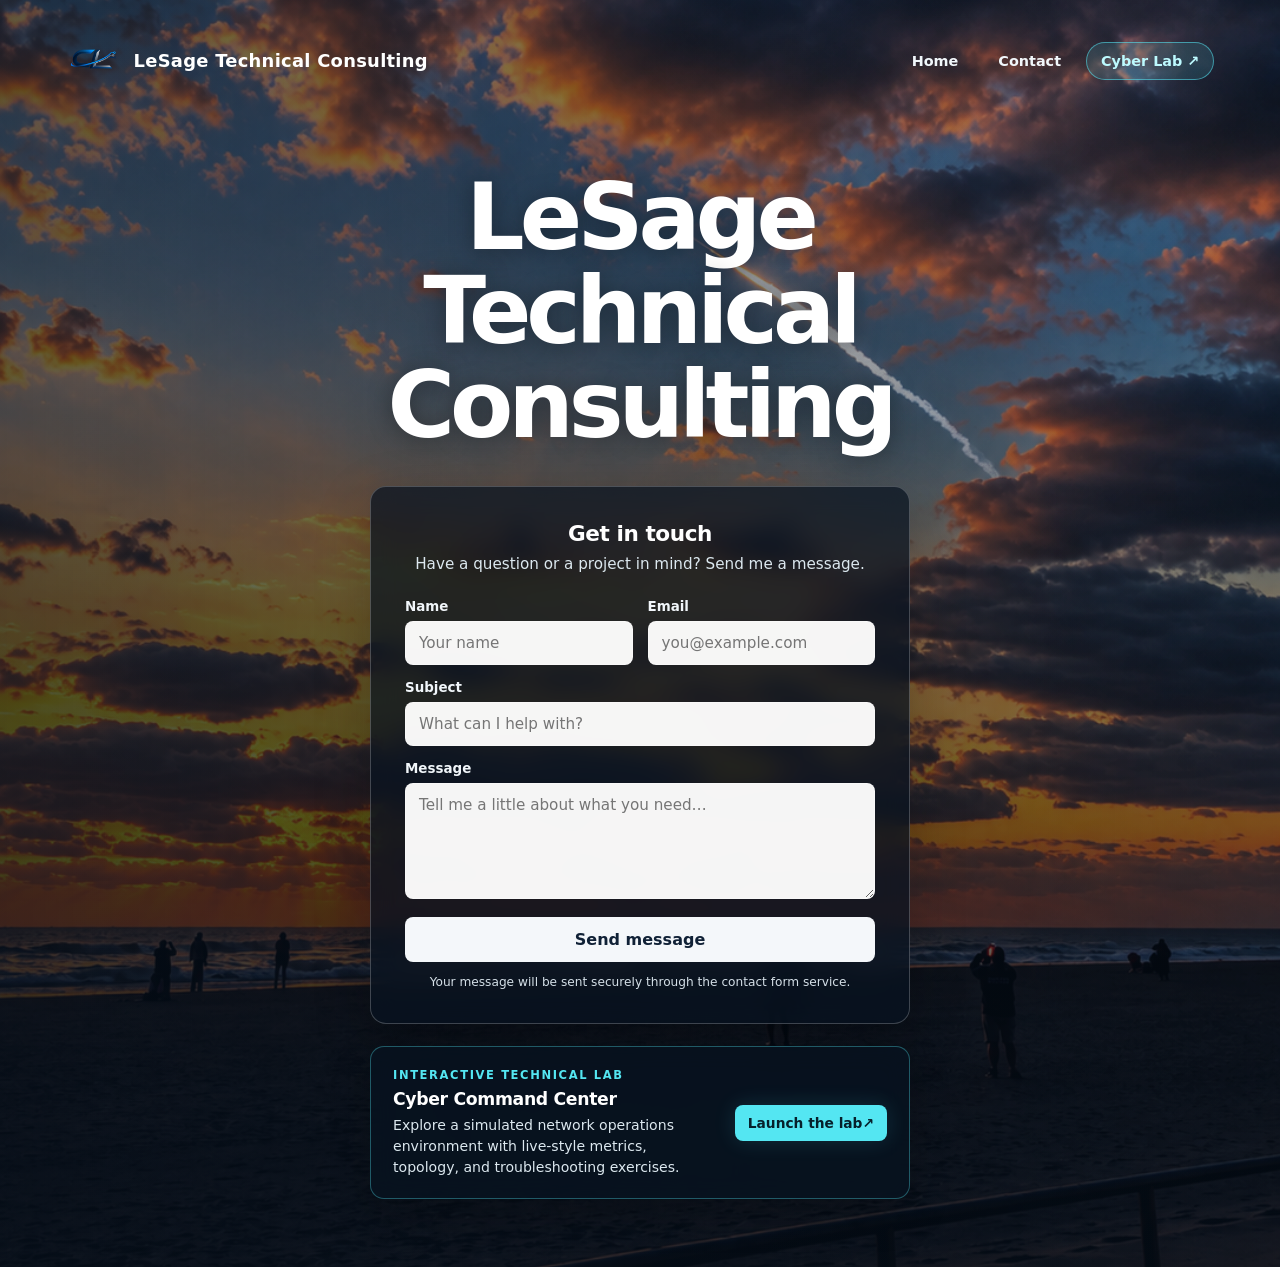
<file: index.html>
<!doctype html>
<html lang="en">
<head>
<meta charset="utf-8">
<meta name="viewport" content="width=device-width, initial-scale=1">
<meta name="theme-color" content="#0b1725">
<meta name="description" content="LeSage Technical Consulting — infrastructure, networking, and hands-on technical labs.">
<title>LeSage Technical Consulting</title>
<link rel="icon" type="image/png" href="favicon.png">
<link rel="apple-touch-icon" href="favicon.png">
<style>
:root{color-scheme:dark;--navy:#0b1725;--white:#fff;--ice:#dce8ef;--line:rgba(255,255,255,.22);--cyan:#54e6f2;--cyan-soft:rgba(84,230,242,.13)}
*{box-sizing:border-box}
html{min-height:100%;scroll-behavior:smooth}
body{margin:0;min-height:100%;font-family:Inter,ui-sans-serif,system-ui,-apple-system,BlinkMacSystemFont,"Segoe UI",sans-serif;background:var(--navy);color:var(--white)}
main{position:relative;min-height:100svh;display:flex;flex-direction:column;align-items:center;isolation:isolate;overflow:hidden;background:#0b1725 url('beach-launch.png') center 48%/cover fixed no-repeat;padding:0 20px 48px}
main:before{content:"";position:absolute;inset:0;z-index:-1;background:linear-gradient(90deg,rgba(5,14,25,.58),rgba(5,14,25,.20)),linear-gradient(0deg,rgba(5,14,25,.68),rgba(5,14,25,.12) 70%)}
.brand{align-self:flex-start;margin:clamp(22px,4vw,42px) 0 0 clamp(0px,2vw,28px);display:flex;align-items:center;gap:13px;text-decoration:none;color:#fff}
.brand img{display:block;width:55px;height:36px;object-fit:contain}
.brand span{font-size:clamp(.95rem,2vw,1.12rem);font-weight:650;letter-spacing:.015em}
.topbar{width:min(100%,1200px);display:flex;align-items:center;justify-content:space-between;gap:20px}
.topnav{display:flex;align-items:center;gap:10px;margin:clamp(22px,4vw,42px) clamp(0px,2vw,28px) 0 0}
.topnav a{color:#f1f7fb;text-decoration:none;font-size:.9rem;font-weight:650;padding:10px 14px;border:1px solid transparent;border-radius:999px;transition:background .18s ease,border-color .18s ease,color .18s ease}
.topnav a:hover,.topnav a:focus-visible{color:var(--cyan);background:rgba(5,20,34,.72);border-color:rgba(84,230,242,.45);outline:none}
.topnav a.lab-link{border-color:rgba(84,230,242,.55);background:var(--cyan-soft);color:#bdfaff}
.lab-card{width:min(100%,540px);margin:22px auto 0;padding:20px 22px;text-align:left;display:flex;align-items:center;justify-content:space-between;gap:18px;background:rgba(7,19,32,.76);border:1px solid rgba(84,230,242,.34);border-radius:14px;box-shadow:0 14px 42px rgba(0,0,0,.2);backdrop-filter:blur(12px);-webkit-backdrop-filter:blur(12px);text-shadow:none}
.lab-card .eyebrow{margin:0 0 5px;color:var(--cyan);font-size:.72rem;letter-spacing:.14em;text-transform:uppercase;font-weight:800}
.lab-card h2{margin:0 0 6px;font-size:1.08rem;letter-spacing:-.02em}
.lab-card p{margin:0;color:var(--ice);font-size:.88rem;line-height:1.5}
.lab-card .lab-cta{flex-shrink:0;display:inline-flex;align-items:center;justify-content:center;padding:10px 13px;border-radius:8px;background:var(--cyan);color:#06202b;text-decoration:none;font-size:.86rem;font-weight:800;box-shadow:0 0 22px rgba(84,230,242,.14);transition:transform .15s ease,filter .15s ease}
.lab-card .lab-cta:hover{transform:translateY(-1px);filter:brightness(1.08)}
.content{width:min(100%,760px);margin:auto;text-align:center;padding:clamp(70px,10vh,112px) 0 20px;text-shadow:0 2px 24px rgba(0,0,0,.35)}
h1{font-size:clamp(2.65rem,7.2vw,6.1rem);line-height:1.02;letter-spacing:-.055em;font-weight:620;margin:0 0 34px}
.form-panel{width:min(100%,540px);margin:0 auto;padding:clamp(22px,4vw,34px);text-align:left;background:rgba(7,19,32,.72);border:1px solid var(--line);border-radius:16px;box-shadow:0 18px 55px rgba(0,0,0,.22);backdrop-filter:blur(12px);-webkit-backdrop-filter:blur(12px);text-shadow:none}
.form-panel h2{margin:0 0 7px;text-align:center;font-size:1.35rem;font-weight:600;letter-spacing:-.02em}
.form-panel .intro{margin:0 0 23px;text-align:center;color:var(--ice);font-size:.95rem;line-height:1.5}
.fields{display:grid;grid-template-columns:1fr 1fr;gap:15px}
.field{display:flex;flex-direction:column;gap:7px;min-width:0}
.field.full{grid-column:1/-1}
label{font-size:.84rem;font-weight:600;color:#f1f6fa}
input,textarea{width:100%;border:1px solid rgba(255,255,255,.25);border-radius:8px;background:rgba(255,255,255,.96);color:#122033;padding:12px 13px;font:inherit;font-size:.95rem;outline:none}
input:focus,textarea:focus{border-color:#b8d9f4;box-shadow:0 0 0 3px rgba(184,217,244,.22)}
textarea{min-height:116px;resize:vertical}
button{display:block;width:100%;margin-top:18px;padding:13px 18px;border:0;border-radius:8px;background:#f4f7fa;color:#102136;font:inherit;font-weight:700;cursor:pointer;transition:transform .15s ease,background .15s ease}
button:hover{background:#dce8ef;transform:translateY(-1px)}
button:focus-visible{outline:3px solid #fff;outline-offset:3px}
.privacy-note{margin:13px 0 0;text-align:center;font-size:.76rem;color:#d5e0e8}
.hp{position:absolute;left:-5000px;width:1px;height:1px;overflow:hidden}
@media(max-width:600px){main{background-position:57% center;background-attachment:scroll}.topbar{align-items:flex-start;flex-wrap:wrap;gap:8px}.brand{margin-top:22px}.brand img{width:48px;height:32px}.topnav{margin:20px 0 0;gap:3px}.topnav a{font-size:.82rem;padding:8px 10px}.content{padding-top:48px;padding-bottom:24px}h1{margin-bottom:28px}.fields{grid-template-columns:1fr}.field.full{grid-column:auto}.form-panel{padding:23px 18px}.lab-card{align-items:flex-start;flex-direction:column;padding:19px}.lab-card .lab-cta{width:100%}}
</style>
</head>
<body>
<main>
  <div class="topbar">
    <a class="brand" href="#top" aria-label="LeSage Technical Consulting home"><img src="lesage-monogram.png" alt="CL monogram"><span>LeSage Technical Consulting</span></a>
    <nav class="topnav" aria-label="Main navigation">
      <a href="#top">Home</a>
      <a href="#contact">Contact</a>
      <a class="lab-link" href="/lab/">Cyber Lab ↗</a>
    </nav>
  </div>
  <section class="content" id="top" aria-labelledby="page-title">
    <h1 id="page-title">LeSage Technical<br>Consulting</h1>
    <div class="form-panel" id="contact">
      <h2>Get in touch</h2>
      <p class="intro">Have a question or a project in mind? Send me a message.</p>
      <form action="https://formspree.io/f/myekqwpl" method="POST">
        <div class="fields">
          <div class="field">
            <label for="name">Name</label>
            <input id="name" name="name" type="text" autocomplete="name" placeholder="Your name" required>
          </div>
          <div class="field">
            <label for="email">Email</label>
            <input id="email" name="email" type="email" autocomplete="email" placeholder="you@example.com" required>
          </div>
          <div class="field full">
            <label for="subject">Subject</label>
            <input id="subject" name="subject" type="text" placeholder="What can I help with?" required>
          </div>
          <div class="field full">
            <label for="message">Message</label>
            <textarea id="message" name="message" placeholder="Tell me a little about what you need…" required></textarea>
          </div>
        </div>
        <label class="hp" aria-hidden="true">Leave this field empty<input name="_gotcha" tabindex="-1" autocomplete="off"></label>
        <button type="submit">Send message</button>
        <p class="privacy-note">Your message will be sent securely through the contact form service.</p>
      </form>
    </div>
    <section class="lab-card" aria-labelledby="lab-card-title">
      <div>
        <p class="eyebrow">Interactive technical lab</p>
        <h2 id="lab-card-title">Cyber Command Center</h2>
        <p>Explore a simulated network operations environment with live-style metrics, topology, and troubleshooting exercises.</p>
      </div>
      <a class="lab-cta" href="/lab/">Launch the lab <span aria-hidden="true">↗</span></a>
    </section>
  </section>
</main>
</body>
</html>
</file>
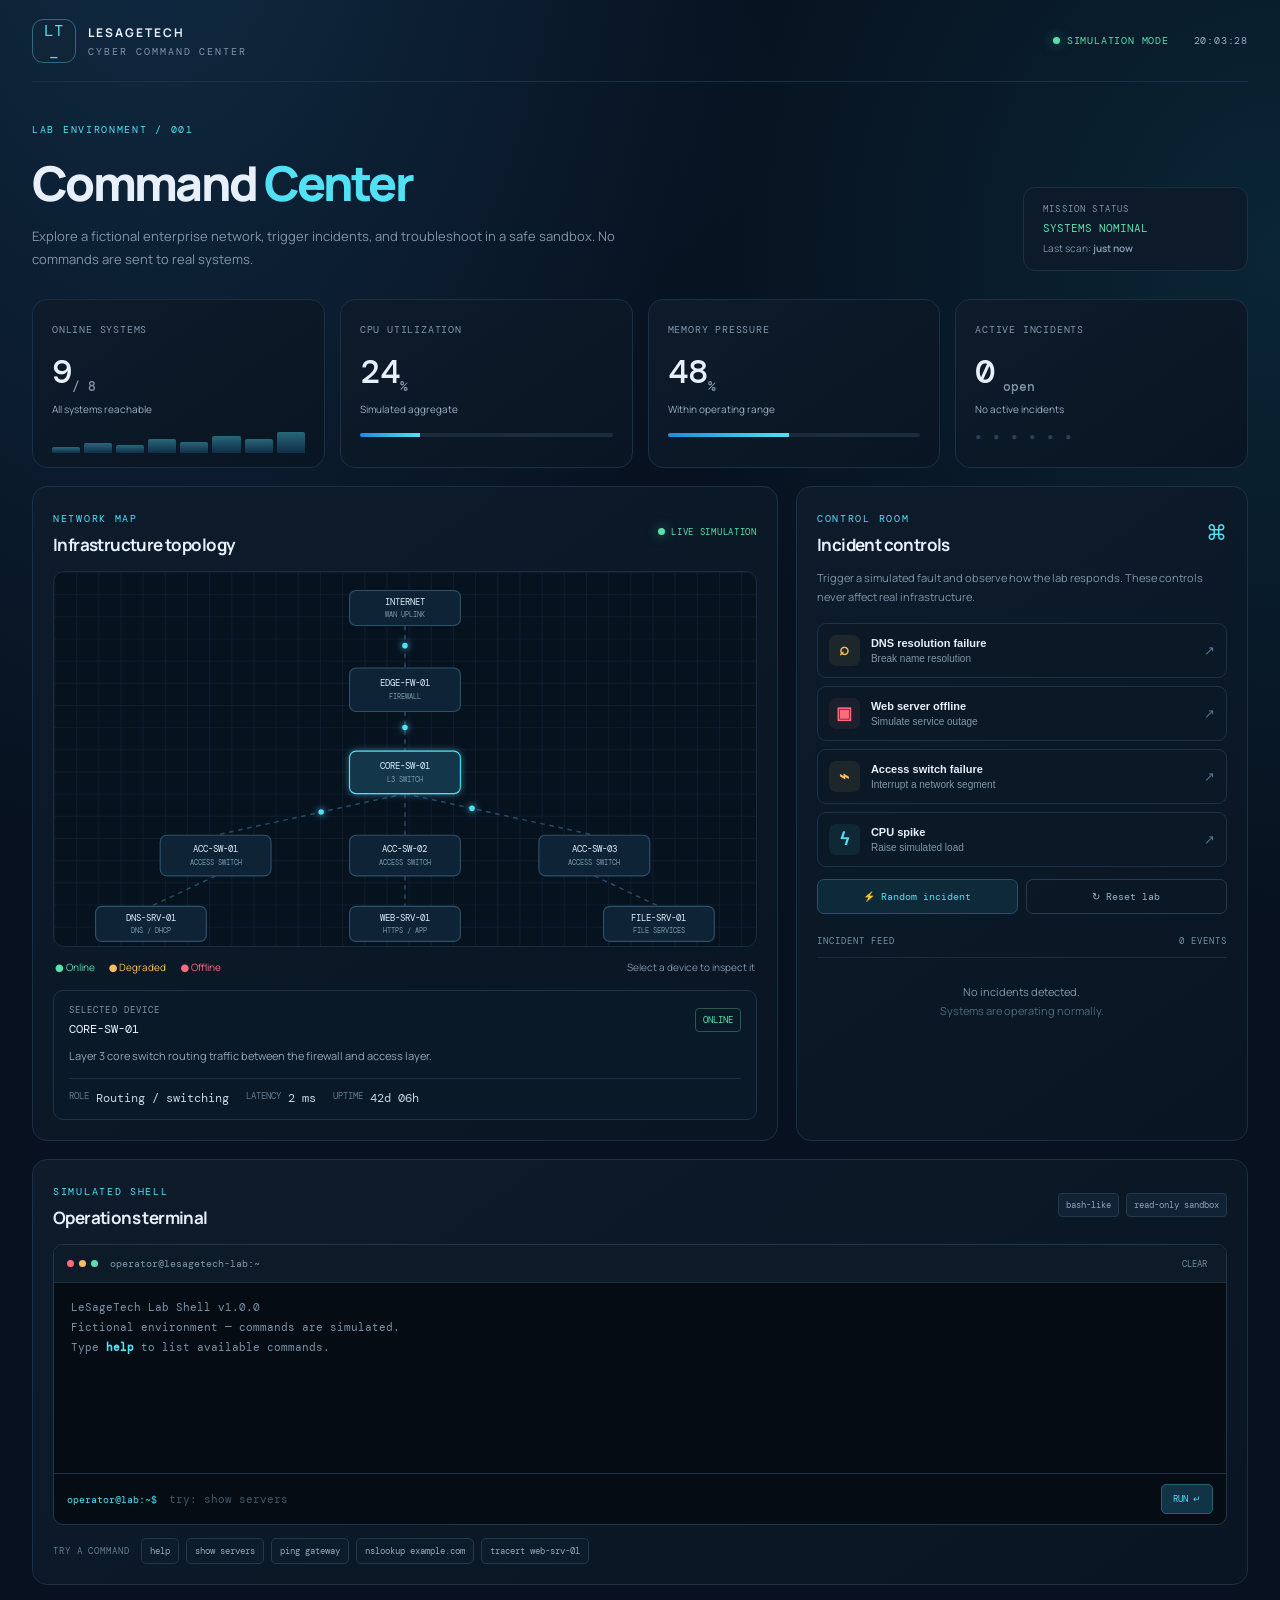
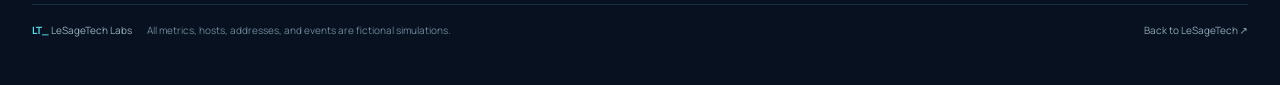
<file: lab/index.html>
<!doctype html>
<html lang="en"><head><meta charset="utf-8"><meta name="viewport" content="width=device-width,initial-scale=1"><meta name="theme-color" content="#07111f"><title>Cyber Command Center | LeSageTech Labs</title><link rel="stylesheet" href="/lab/command-center.css"></head>
<body><div class="shell"><header><a href="/" class="brand"><b>LT<span>_</span></b><span><strong>LESAGETECH</strong><small>CYBER COMMAND CENTER</small></span></a><div class="mode"><i></i> SIMULATION MODE <time id="clock"></time></div></header>
<main><section class="intro"><div><small class="eyebrow">LAB ENVIRONMENT / 001</small><h1>Command <em>Center</em></h1><p>Explore a fictional enterprise network, trigger incidents, and troubleshoot in a safe sandbox. No commands are sent to real systems.</p></div><div class="mission"><small>MISSION STATUS</small><strong id="mission">SYSTEMS NOMINAL</strong><span>Last scan: <b>just now</b></span></div></section>
<section class="metrics"><article><small>ONLINE SYSTEMS</small><strong><span id="online">8</span><sub>/ 8</sub></strong><label id="onlineText">All systems reachable</label><div class="bars"><i></i><i></i><i></i><i></i><i></i><i></i><i></i><i></i></div></article><article><small>CPU UTILIZATION</small><strong><span id="cpu">24</span><sub>%</sub></strong><label>Simulated aggregate</label><div class="meter"><i id="cpuBar"></i></div></article><article><small>MEMORY PRESSURE</small><strong><span id="mem">48</span><sub>%</sub></strong><label>Within operating range</label><div class="meter"><i id="memBar"></i></div></article><article><small>ACTIVE INCIDENTS</small><strong><span id="incidents">0</span><sub> open</sub></strong><label id="incidentText">No active incidents</label><div class="incdots">● ● ● ● ● ●</div></article></section>
<section class="columns"><article class="panel topology"><div class="panelhead"><div><small class="eyebrow">NETWORK MAP</small><h2>Infrastructure topology</h2></div><span class="live"><i></i> LIVE SIMULATION</span></div>
<div class="map"><svg viewBox="0 0 760 405" role="img" aria-label="Interactive simulated network topology"><defs><pattern id="grid" width="24" height="24" patternUnits="userSpaceOnUse"><path d="M24 0H0V24" fill="none" stroke="#193047" stroke-width=".7"/></pattern></defs><rect width="760" height="405" fill="url(#grid)"/><g class="edges"><path d="M380 58V104"/><path d="M380 151V194"/><path d="M380 240L175 285"/><path d="M380 240V285"/><path d="M380 240L585 285"/><path d="M175 329L105 362"/><path d="M380 329V362"/><path d="M585 329L655 362"/></g><g class="packets"><circle r="3"><animateMotion dur="3s" repeatCount="indefinite" path="M380 58V104"/></circle><circle r="3"><animateMotion dur="3.5s" repeatCount="indefinite" path="M380 151V194"/></circle><circle r="3"><animateMotion dur="3.2s" repeatCount="indefinite" path="M380 240L175 285"/></circle><circle r="3"><animateMotion dur="4s" repeatCount="indefinite" path="M380 240L585 285"/></circle></g>
<g class="node" data-node="internet" tabindex="0" transform="translate(320 20)"><rect width="120" height="38" rx="7"/><text x="60" y="16">INTERNET</text><text x="60" y="29" class="sub">WAN UPLINK</text></g>
<g class="node" data-node="firewall" tabindex="0" transform="translate(320 104)"><rect width="120" height="47" rx="7"/><text x="60" y="19">EDGE-FW-01</text><text x="60" y="33" class="sub">FIREWALL</text></g>
<g class="node selected" data-node="core" tabindex="0" transform="translate(320 194)"><rect width="120" height="46" rx="7"/><text x="60" y="19">CORE-SW-01</text><text x="60" y="33" class="sub">L3 SWITCH</text></g>
<g class="node" data-node="access1" tabindex="0" transform="translate(115 285)"><rect width="120" height="44" rx="7"/><text x="60" y="18">ACC-SW-01</text><text x="60" y="32" class="sub">ACCESS SWITCH</text></g>
<g class="node" data-node="access2" tabindex="0" transform="translate(320 285)"><rect width="120" height="44" rx="7"/><text x="60" y="18">ACC-SW-02</text><text x="60" y="32" class="sub">ACCESS SWITCH</text></g>
<g class="node" data-node="access3" tabindex="0" transform="translate(525 285)"><rect width="120" height="44" rx="7"/><text x="60" y="18">ACC-SW-03</text><text x="60" y="32" class="sub">ACCESS SWITCH</text></g>
<g class="node server" data-node="dns" tabindex="0" transform="translate(45 362)"><rect width="120" height="38" rx="7"/><text x="60" y="16">DNS-SRV-01</text><text x="60" y="29" class="sub">DNS / DHCP</text></g>
<g class="node server" data-node="web" tabindex="0" transform="translate(320 362)"><rect width="120" height="38" rx="7"/><text x="60" y="16">WEB-SRV-01</text><text x="60" y="29" class="sub">HTTPS / APP</text></g>
<g class="node server" data-node="files" tabindex="0" transform="translate(595 362)"><rect width="120" height="38" rx="7"/><text x="60" y="16">FILE-SRV-01</text><text x="60" y="29" class="sub">FILE SERVICES</text></g></svg></div>
<div class="legend"><span>● Online</span><span>● Degraded</span><span>● Offline</span><span>Select a device to inspect it</span></div><div class="details"><div><small>SELECTED DEVICE</small><strong id="detailName">CORE-SW-01</strong></div><b id="detailStatus">ONLINE</b><p id="detailDesc">Layer 3 core switch routing traffic between the firewall and access layer.</p><footer>ROLE <strong id="detailRole">Routing / switching</strong> &nbsp; LATENCY <strong id="latency">2 ms</strong> &nbsp; UPTIME <strong id="uptime">42d 06h</strong></footer></div></article>
<aside class="panel controls"><div class="panelhead"><div><small class="eyebrow">CONTROL ROOM</small><h2>Incident controls</h2></div><span class="control-icon">⌘</span></div><p class="muted">Trigger a simulated fault and observe how the lab responds. These controls never affect real infrastructure.</p>
<div class="incident-buttons"><button data-incident="dns"><b class="ico amber">⌕</b><span><strong>DNS resolution failure</strong><small>Break name resolution</small></span><i>↗</i></button><button data-incident="web"><b class="ico red">▣</b><span><strong>Web server offline</strong><small>Simulate service outage</small></span><i>↗</i></button><button data-incident="network"><b class="ico amber">⌁</b><span><strong>Access switch failure</strong><small>Interrupt a network segment</small></span><i>↗</i></button><button data-incident="cpu"><b class="ico cyan">ϟ</b><span><strong>CPU spike</strong><small>Raise simulated load</small></span><i>↗</i></button></div>
<div class="actions"><button id="random">⚡ Random incident</button><button id="reset">↻ Reset lab</button></div><div class="feedhead">INCIDENT FEED <span id="feedCount">0 EVENTS</span></div><div id="feed" class="feed" aria-live="polite"><div class="empty">No incidents detected.<br><span>Systems are operating normally.</span></div></div></aside></section>
<section class="panel terminal"><div class="panelhead"><div><small class="eyebrow">SIMULATED SHELL</small><h2>Operations terminal</h2></div><div class="tags"><span>bash-like</span><span>read-only sandbox</span></div></div><div class="term"><div class="termbar"><span><i></i><i></i><i></i></span> operator@lesagetech-lab:~ <button id="clear">CLEAR</button></div><div id="output" class="output" role="log" aria-live="polite"><div class="welcome">LeSageTech Lab Shell v1.0.0<br>Fictional environment — commands are simulated.<br>Type <b>help</b> to list available commands.</div></div><form id="termForm"><label for="cmd">operator@lab:~$</label><input id="cmd" autocomplete="off" spellcheck="false" placeholder="try: show servers"><button>RUN ↵</button></form></div><div class="hints"><small>TRY A COMMAND</small><button data-cmd="help">help</button><button data-cmd="show servers">show servers</button><button data-cmd="ping gateway">ping gateway</button><button data-cmd="nslookup example.com">nslookup example.com</button><button data-cmd="tracert web-srv-01">tracert web-srv-01</button></div></section>
<footer class="foot"><span><b>LT_</b> LeSageTech Labs</span><p>All metrics, hosts, addresses, and events are fictional simulations.</p><a href="/">Back to LeSageTech ↗</a></footer></main></div><div id="toasts" class="toasts" aria-live="polite"></div><script src="/lab/command-center.js"></script></body></html>
</file>
<file: lab/command-center.css>
@import url('https://fonts.googleapis.com/css2?family=DM+Mono:wght@400;500&family=Manrope:wght@400;500;600;700;800&display=swap');
:root{color-scheme:dark;--bg:#07111f;--panel:#0b1726;--line:#1c3045;--text:#e7f0fa;--muted:#8095ab;--cyan:#52e0f5;--green:#59e0ae;--amber:#f8bd60;--red:#ff6b7e}*{box-sizing:border-box}body{margin:0;background:radial-gradient(ellipse at 12% -10%,#102b43,transparent 40%),radial-gradient(ellipse at 100% 15%,#0a2535,transparent 34%),var(--bg);color:var(--text);font:14px Manrope,system-ui,sans-serif}.shell{max-width:1480px;margin:auto;padding:0 32px}header{height:82px;display:flex;align-items:center;justify-content:space-between;border-bottom:1px solid var(--line)}.brand{display:flex;gap:12px;align-items:center;color:inherit;text-decoration:none}.brand>b{width:44px;height:44px;border:1px solid #2d6b85;border-radius:11px;display:grid;place-items:center;color:var(--cyan);font:16px 'DM Mono',monospace;background:#102638}.brand>b span,.foot b{color:var(--cyan)}.brand>span{display:flex;flex-direction:column;gap:4px;letter-spacing:.14em}.brand strong{font-size:12px}.brand small{font:10px 'DM Mono',monospace;color:var(--muted)}.mode,.live{font:10px 'DM Mono',monospace;color:var(--green);letter-spacing:.08em}.mode i,.live i{display:inline-block;width:7px;height:7px;border-radius:50%;background:var(--green);box-shadow:0 0 12px #59e0ae90;animation:pulse 2s infinite}.mode time{color:#9bb0c4;margin-left:18px}@keyframes pulse{50%{opacity:.35}}main{padding:36px 0 24px}.intro{display:flex;align-items:flex-end;justify-content:space-between;gap:24px;margin-bottom:28px}.eyebrow{font:10px 'DM Mono',monospace;color:var(--cyan);letter-spacing:.17em}h1{font-size:clamp(32px,4vw,48px);letter-spacing:-.055em;margin:13px 0 10px;font-weight:800}h1 em{color:var(--cyan);font-style:normal}.intro p{max-width:630px;color:var(--muted);line-height:1.75;margin:0;font-size:13px}.mission{display:flex;flex-direction:column;gap:6px;border:1px solid var(--line);background:#0c1a29;padding:15px 19px;border-radius:12px;min-width:225px}.mission small{font:9px 'DM Mono',monospace;color:var(--muted);letter-spacing:.13em}.mission strong{font:11px 'DM Mono',monospace;color:var(--green)}.mission span{font-size:10px;color:var(--muted)}.metrics{display:grid;grid-template-columns:repeat(4,minmax(0,1fr));gap:15px;margin-bottom:18px}.metrics article,.panel{border:1px solid var(--line);background:linear-gradient(145deg,#0d1b2b,#091522);border-radius:15px;min-width:0}.metrics article{padding:18px 19px 14px;overflow:hidden}.metrics article>small{font:10px 'DM Mono',monospace;color:var(--muted);letter-spacing:.08em}.metrics article>strong{display:block;font:500 34px 'DM Mono',monospace;margin:12px 0 8px}.metrics sub{font-size:13px;color:#8195a9}.metrics label{display:block;color:#9aafc2;font-size:10px;min-height:15px}.bars{height:24px;display:flex;align-items:end;gap:4px;margin-top:12px}.bars i{height:var(--h,70%);flex:1;background:linear-gradient(0deg,#2589db33,#52e0f566);border-radius:2px 2px 0 0}.bars i:nth-child(1){height:25%}.bars i:nth-child(2){height:42%}.bars i:nth-child(3){height:35%}.bars i:nth-child(4){height:61%}.bars i:nth-child(5){height:48%}.bars i:nth-child(6){height:73%}.bars i:nth-child(7){height:58%}.bars i:nth-child(8){height:90%}.meter{height:4px;background:#1b2b3d;border-radius:4px;margin-top:16px;overflow:hidden}.meter i{height:100%;display:block;background:linear-gradient(90deg,#2589db,var(--cyan));transition:width .4s}.incdots{font:10px 'DM Mono',monospace;color:#274258;letter-spacing:3px;margin-top:13px}.columns{display:grid;grid-template-columns:minmax(0,1.65fr) minmax(320px,1fr);gap:18px;margin-bottom:18px}.panel{padding:20px}.panelhead{display:flex;align-items:center;justify-content:space-between;gap:14px;margin-bottom:15px}.panelhead h2{font-size:17px;letter-spacing:-.035em;margin:7px 0 0}.live{font-size:9px}.map{background:#07121f;border:1px solid #182c40;border-radius:11px;overflow:hidden}.map svg{width:100%;height:auto;display:block}.edges path{fill:none;stroke:#284c64;stroke-width:1.6;stroke-dasharray:5 5;animation:dash 16s linear infinite}@keyframes dash{to{stroke-dashoffset:-100}}.packets circle{fill:var(--cyan);filter:drop-shadow(0 0 4px var(--cyan))}.node{cursor:pointer;outline:none}.node rect{fill:#0e2335;stroke:#2c526b;stroke-width:1.2;transition:.2s}.node:hover rect,.node:focus rect,.node.selected rect{fill:#13364a;stroke:var(--cyan);filter:drop-shadow(0 0 4px #52e0f580)}.node text{text-anchor:middle;font:10px 'DM Mono',monospace;fill:#d9edf9}.node text.sub{font-size:8px;fill:#7797ac}.node.down rect{fill:#351c2a;stroke:var(--red)}.node.down text.sub{fill:#ff9aaa}.node.warn rect{fill:#342b1c;stroke:var(--amber)}.legend{display:flex;gap:14px;align-items:center;flex-wrap:wrap;padding:13px 2px 16px;font-size:10px;color:var(--muted)}.legend span:nth-child(1){color:var(--green)}.legend span:nth-child(2){color:var(--amber)}.legend span:nth-child(3){color:var(--red)}.legend span:last-child{margin-left:auto}.details{border:1px solid #1d354a;border-radius:10px;padding:13px 15px;background:#0a1927}.details>div{display:flex;flex-direction:column;gap:5px}.details small{font:9px 'DM Mono',monospace;color:var(--muted);letter-spacing:.12em}.details strong{font:12px 'DM Mono',monospace}.details>b{float:right;margin-top:-29px;color:var(--green);font:9px 'DM Mono',monospace;border:1px solid #285b4d;border-radius:4px;padding:5px 7px}.details p{color:#91a7ba;line-height:1.65;font-size:11px;margin:10px 0 13px}.details footer{display:flex;gap:7px;flex-wrap:wrap;border-top:1px solid var(--line);padding-top:11px;font:9px 'DM Mono',monospace;color:#607a90}.details footer strong{color:#c5d5e3;font-weight:400}.control-icon{color:var(--cyan);font-size:21px}.muted{color:var(--muted);font-size:11px;line-height:1.7;margin:-2px 0 16px}.incident-buttons{display:flex;flex-direction:column;gap:8px}.incident-buttons button{width:100%;display:flex;align-items:center;gap:11px;text-align:left;border:1px solid #1d3246;background:#0b1927;color:var(--text);border-radius:9px;padding:11px;cursor:pointer}.incident-buttons button:hover{border-color:#36758b;background:#102436}.ico{width:31px;height:31px;display:grid;place-items:center;border-radius:7px;font-size:17px;font-style:normal}.amber{color:var(--amber);background:#f8bd6014}.red{color:var(--red);background:#ff6b7e13}.cyan{color:var(--cyan);background:#52e0f512}.incident-buttons button span{display:flex;flex-direction:column;gap:4px;flex:1}.incident-buttons strong{font-size:11px}.incident-buttons small{font-size:10px;color:var(--muted)}.incident-buttons button>i{color:#54758c;font-style:normal}.actions{display:grid;grid-template-columns:1fr 1fr;gap:8px;margin-top:12px}.actions button{font:10px 'DM Mono',monospace;border-radius:7px;padding:10px 8px;cursor:pointer;background:#0e2938;border:1px solid #22556a;color:var(--cyan)}.actions button+button{background:transparent;border-color:#2a3b4d;color:#9ab0c2}.feedhead{display:flex;justify-content:space-between;margin:21px 0 10px;font:9px 'DM Mono',monospace;color:#7890a5;letter-spacing:.11em}.feed{height:114px;overflow:auto;border-top:1px solid #1a2b3e;padding-top:8px}.empty{text-align:center;font-size:11px;line-height:1.8;color:#8299ad;padding:16px 4px}.empty span{color:#4e6a7e}.feeditem{display:grid;grid-template-columns:7px 1fr auto;gap:8px;padding:8px 2px;border-bottom:1px solid #15283a;font-size:10px}.feeditem i{width:6px;height:6px;border-radius:50%;margin-top:4px;background:var(--amber)}.feeditem.critical i{background:var(--red)}.feeditem.ok i{background:var(--green)}.feeditem small{display:block;font:9px 'DM Mono',monospace;color:#6e879b;margin-top:3px}.feeditem time{font:9px 'DM Mono',monospace;color:#5b7488}.terminal{margin-bottom:19px}.tags{display:flex;gap:7px}.tags span{font:9px 'DM Mono',monospace;color:#8aa1b4;background:#112235;border:1px solid #23384c;border-radius:4px;padding:5px 7px}.term{border:1px solid #20384b;border-radius:10px;overflow:hidden;background:#050c14}.termbar{height:38px;display:flex;align-items:center;gap:12px;background:#0d1a28;border-bottom:1px solid #1b3043;padding:0 13px;font:10px 'DM Mono',monospace;color:#8099ae}.termbar>span{display:flex;gap:5px}.termbar i{width:7px;height:7px;border-radius:50%;background:var(--red)}.termbar i:nth-child(2){background:var(--amber)}.termbar i:nth-child(3){background:var(--green)}.termbar button{margin-left:auto;background:none;border:0;color:#718ba0;font:9px 'DM Mono',monospace;cursor:pointer}.output{height:190px;overflow:auto;padding:15px 17px;font:11px/1.8 'DM Mono',monospace;color:#b2c6d8;white-space:pre-wrap;overflow-wrap:anywhere}.welcome{color:#7894a9}.welcome b{color:var(--cyan)}.line{margin:0 0 5px}.success{color:var(--green)}.warning{color:var(--amber)}.error{color:var(--red)}#termForm{display:flex;align-items:center;gap:10px;border-top:1px solid #1b3043;padding:10px 13px}#termForm label{font:10px 'DM Mono',monospace;color:var(--cyan);white-space:nowrap}#termForm input{flex:1;min-width:0;border:0;outline:0;background:transparent;color:#e4f2ff;font:11px 'DM Mono',monospace}#termForm input::placeholder{color:#40576a}#termForm button{background:#123246;border:1px solid #276077;color:var(--cyan);font:9px 'DM Mono',monospace;padding:8px 11px;border-radius:5px;cursor:pointer}.hints{display:flex;align-items:center;gap:7px;flex-wrap:wrap;margin-top:13px}.hints small{font:9px 'DM Mono',monospace;color:#647e93;letter-spacing:.1em;margin-right:4px}.hints button{border:1px solid #22394c;background:#0d1c2b;color:#91a8ba;font:9px 'DM Mono',monospace;padding:6px 8px;border-radius:5px;cursor:pointer}.hints button:hover{color:var(--cyan);border-color:#36758b}.foot{display:flex;align-items:center;gap:15px;border-top:1px solid #1b2e41;padding:18px 0 24px;color:#6f879a;font-size:10px}.foot>span{white-space:nowrap;color:#9bb0c2}.foot p{margin:0;flex:1}.foot a{color:#91a8ba;text-decoration:none;white-space:nowrap}.foot a:hover{color:var(--cyan)}.toasts{position:fixed;right:22px;bottom:22px;display:flex;flex-direction:column;gap:8px;z-index:5}.toast{border:1px solid #28556a;background:#0c2030;color:#d9edf8;border-radius:8px;padding:12px 15px;box-shadow:0 10px 35px #0005;font-size:11px;max-width:320px}.toast.error{border-color:#713444}@media(max-width:1050px){.shell{padding:0 20px}.columns{grid-template-columns:minmax(0,1.3fr) minmax(290px,1fr)}.panel{padding:16px}.metrics article{padding:15px}.metrics article>small{font-size:9px}.metrics article>strong{font-size:30px}}@media(max-width:820px){.intro{align-items:flex-start;flex-direction:column}.mission{width:100%}.metrics{grid-template-columns:repeat(2,minmax(0,1fr))}.columns{grid-template-columns:1fr}.foot{flex-wrap:wrap}.foot p{flex-basis:100%;order:3}}@media(max-width:520px){.shell{padding:0 12px}header{height:70px}.brand>b{width:38px;height:38px}.brand strong{font-size:10px}.brand small{font-size:8px}.mode{font-size:8px}.mode time{display:none}main{padding-top:25px}h1{font-size:34px}.metrics{gap:9px}.metrics article{padding:13px}.metrics article>small{font-size:8px}.metrics article>strong{font-size:28px}.metrics label{font-size:9px}.panel{padding:12px}.panelhead h2{font-size:15px}.live{font-size:7px}.legend{font-size:9px;gap:9px}.legend span:last-child{margin-left:0}.details footer{font-size:8px}.tags{display:none}.output{height:180px;padding:12px;font-size:10px}#termForm{gap:7px;padding:9px}#termForm label{font-size:9px}#termForm button{padding:8px}.hints small{width:100%}.foot{gap:10px}.foot a{margin-left:auto}}@media(prefers-reduced-motion:reduce){*,*::before,*::after{animation-duration:.01ms!important;animation-iteration-count:1!important;scroll-behavior:auto!important;transition-duration:.01ms!important}}
</file>
